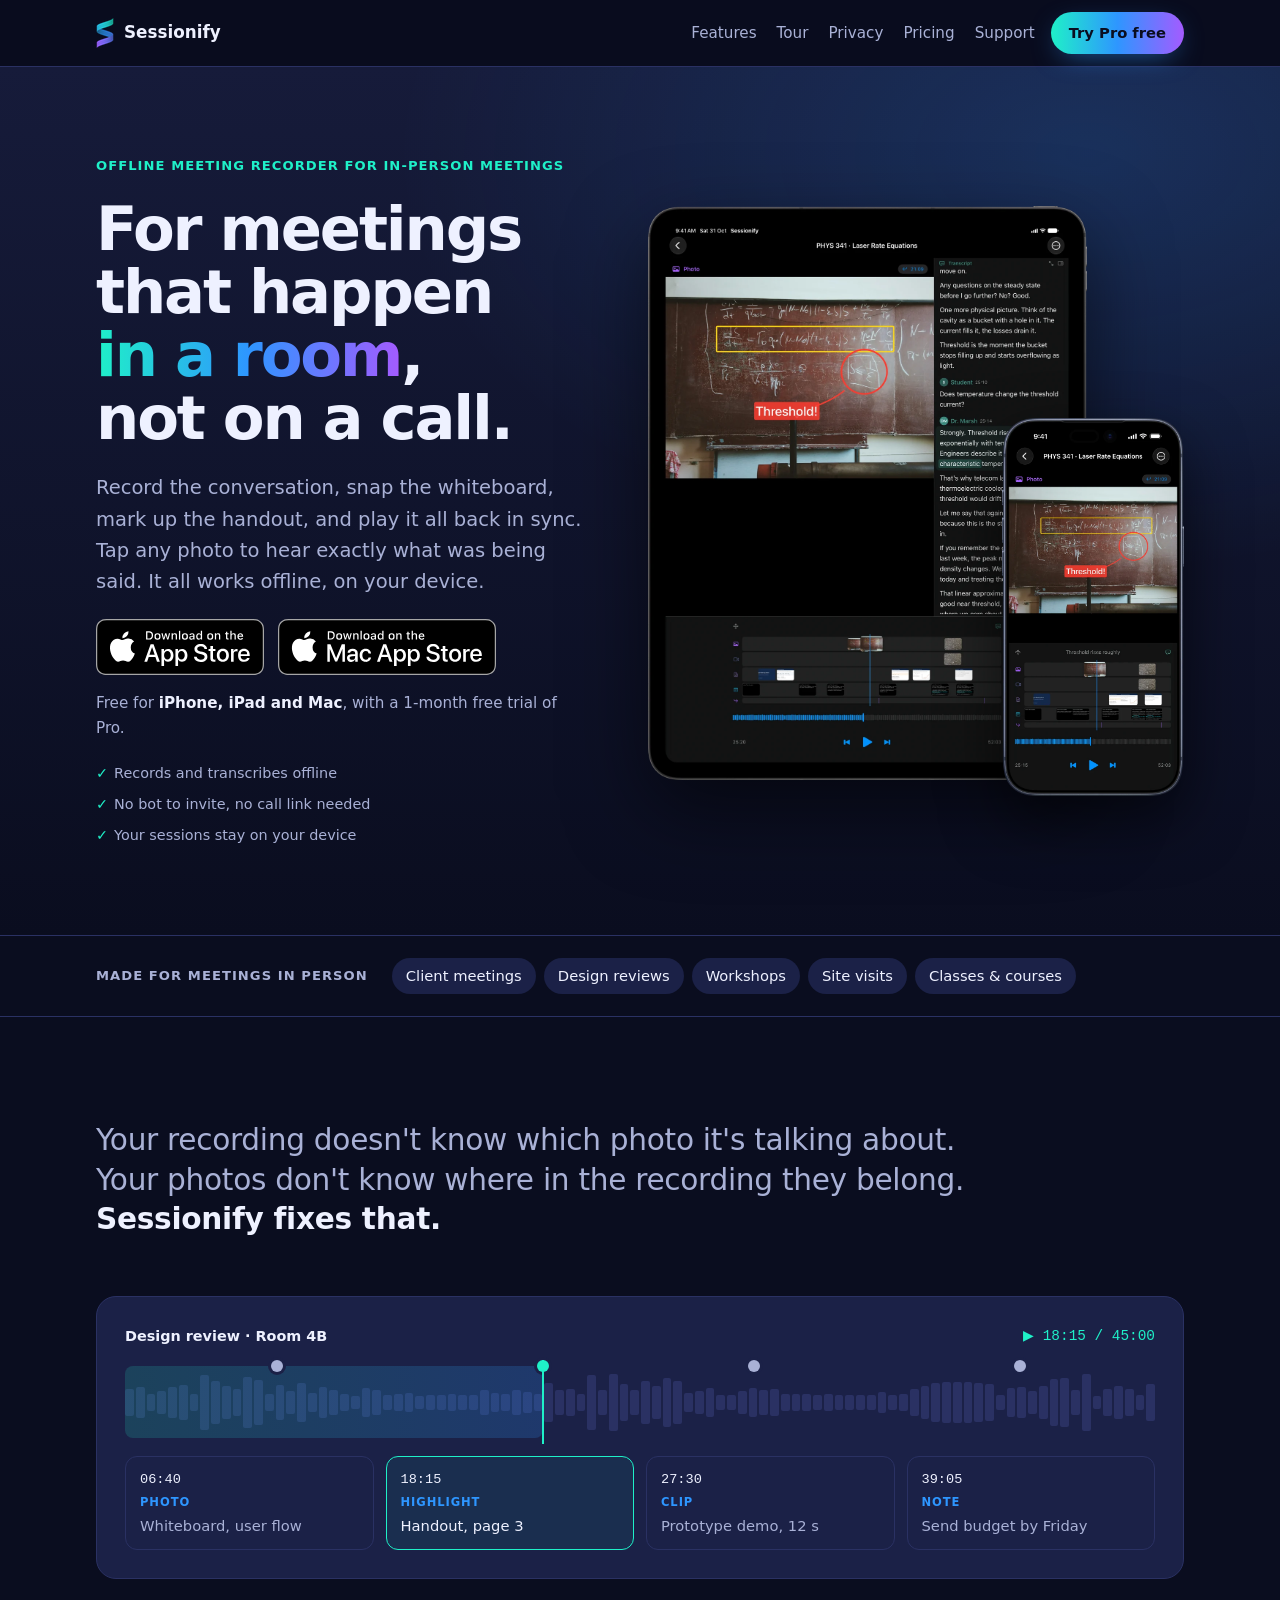
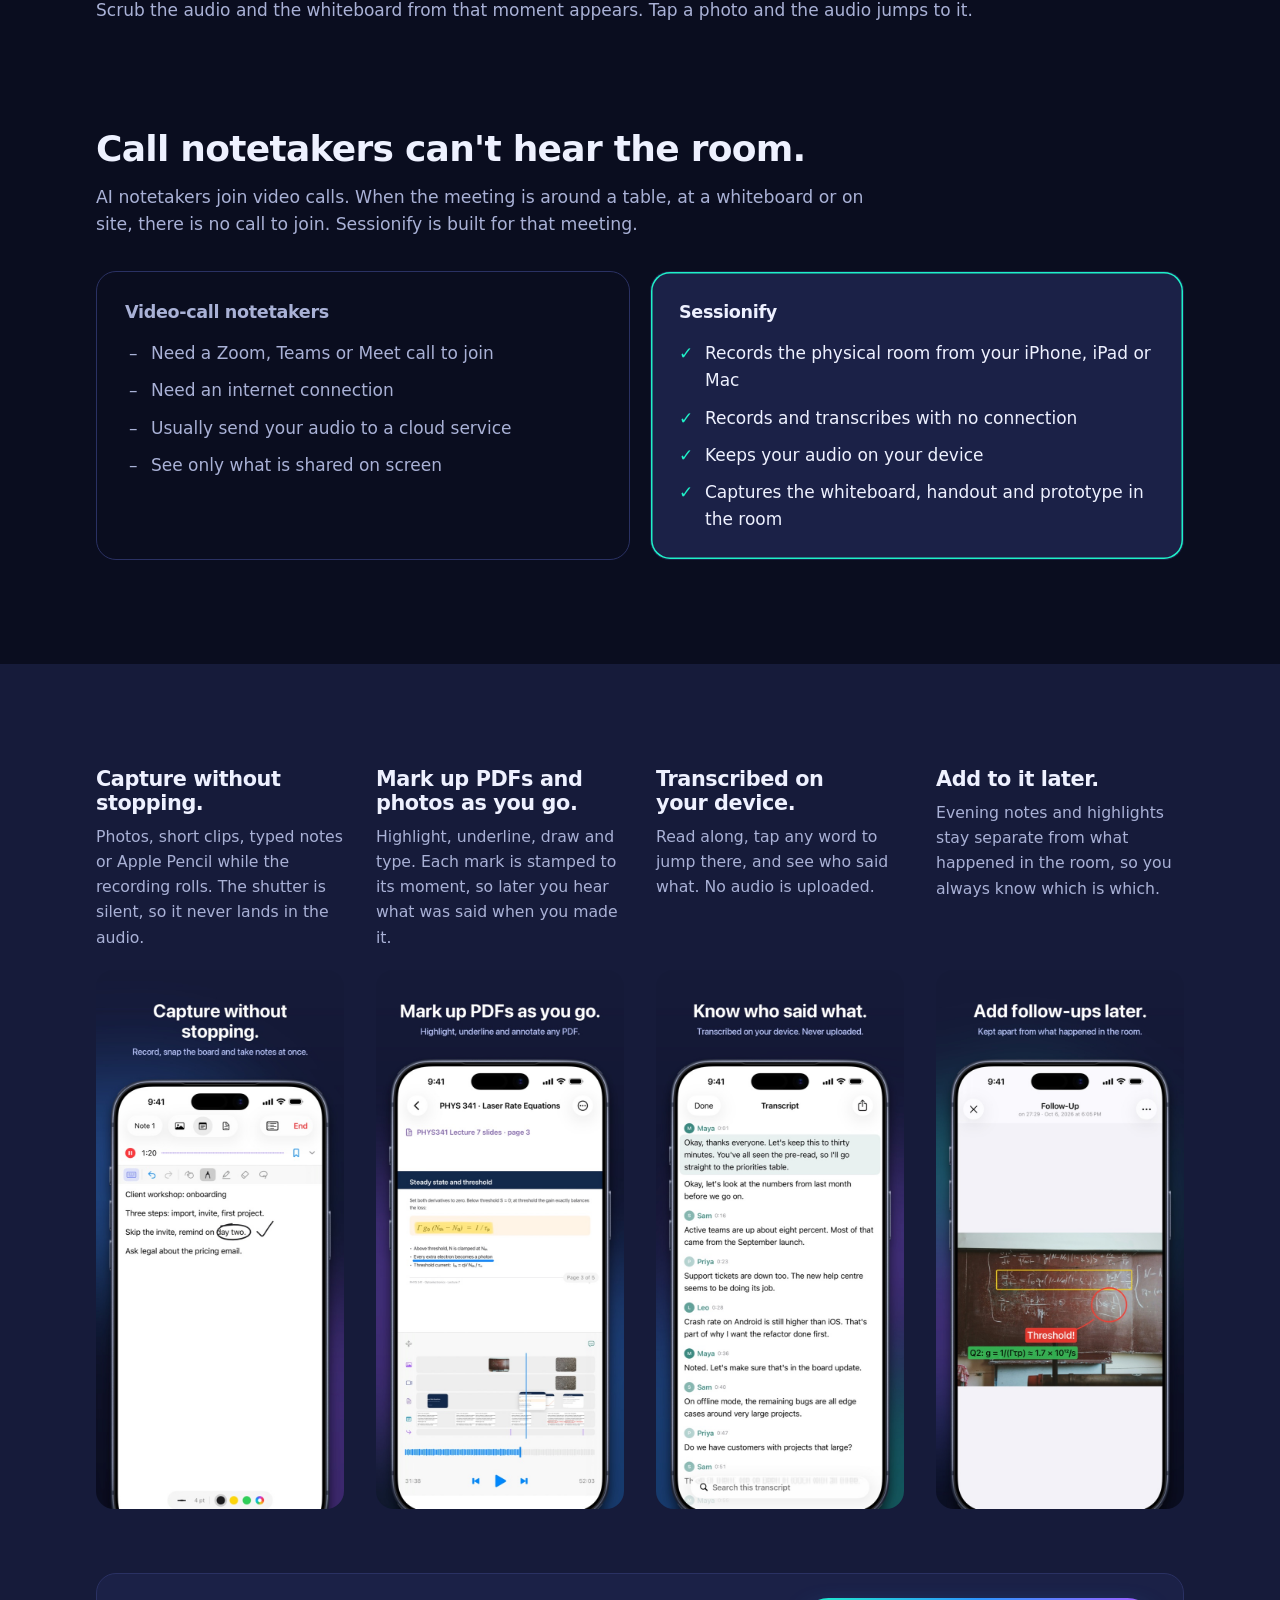
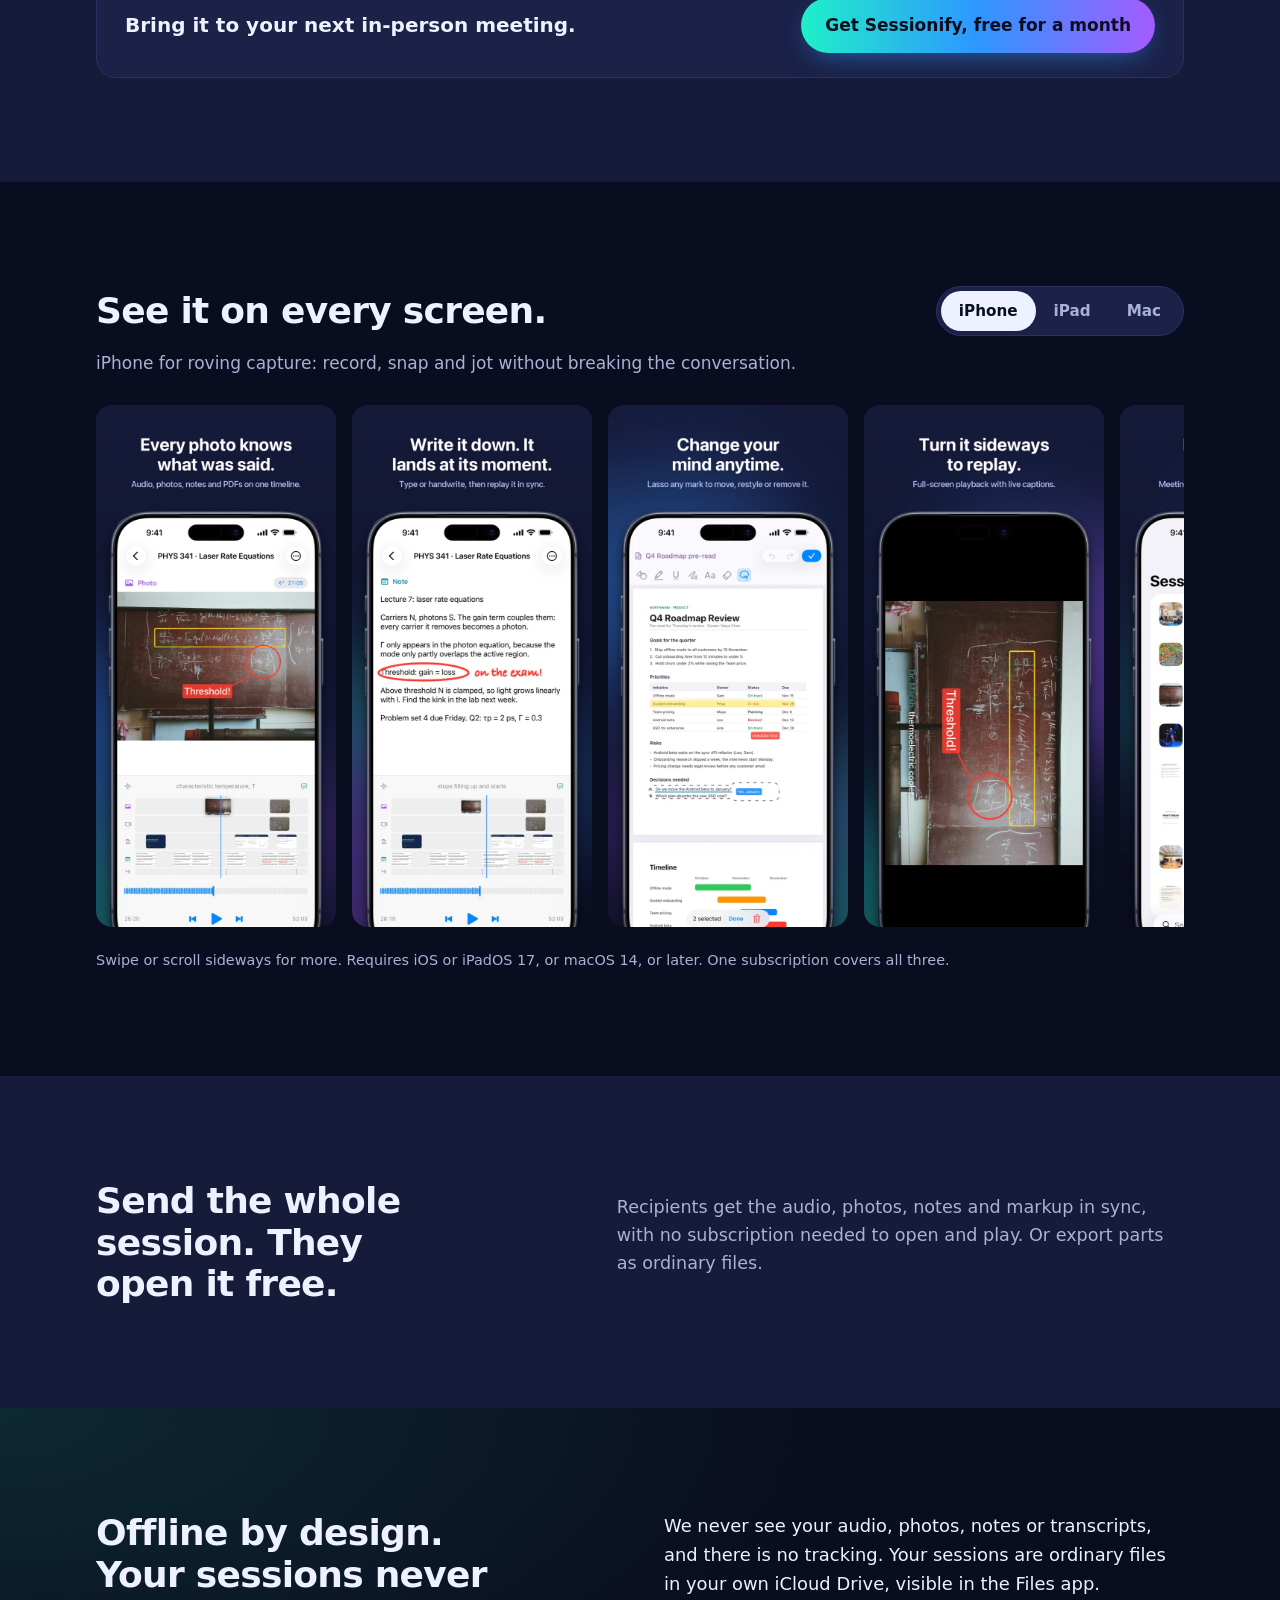
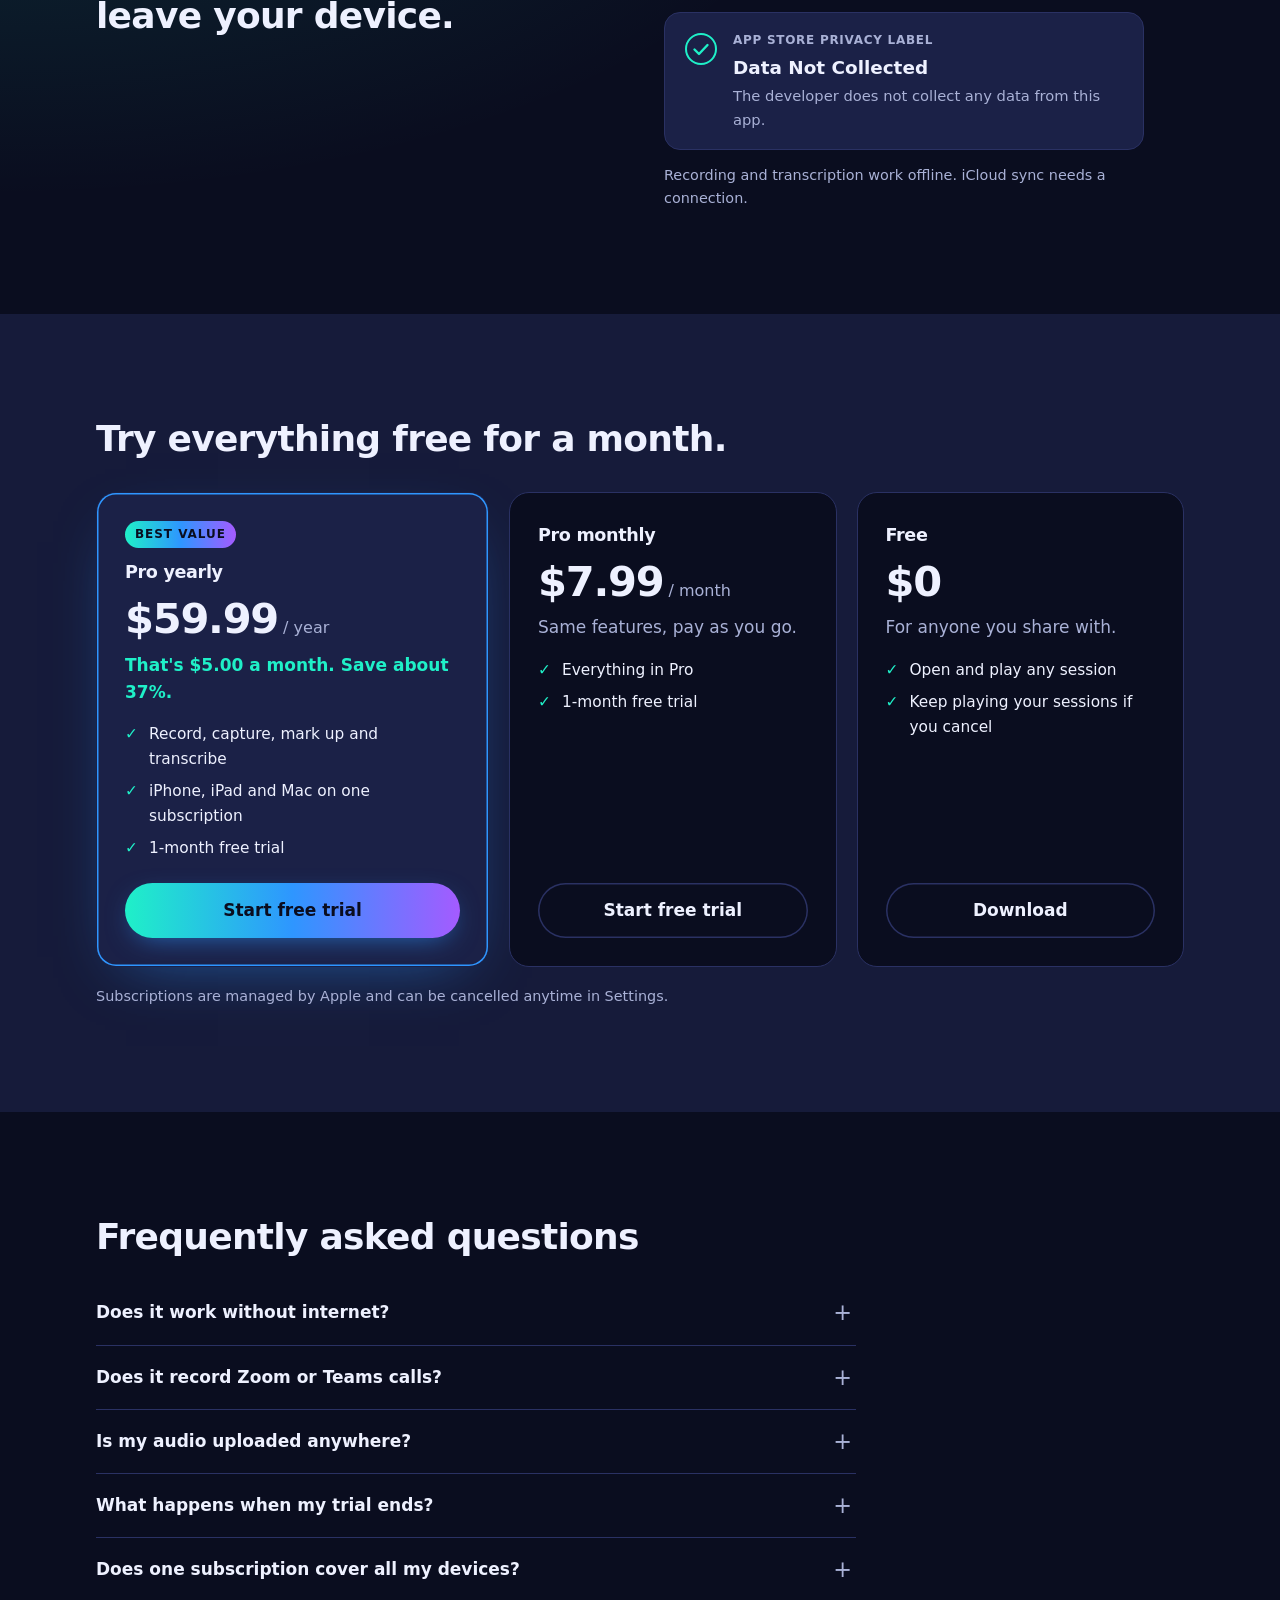
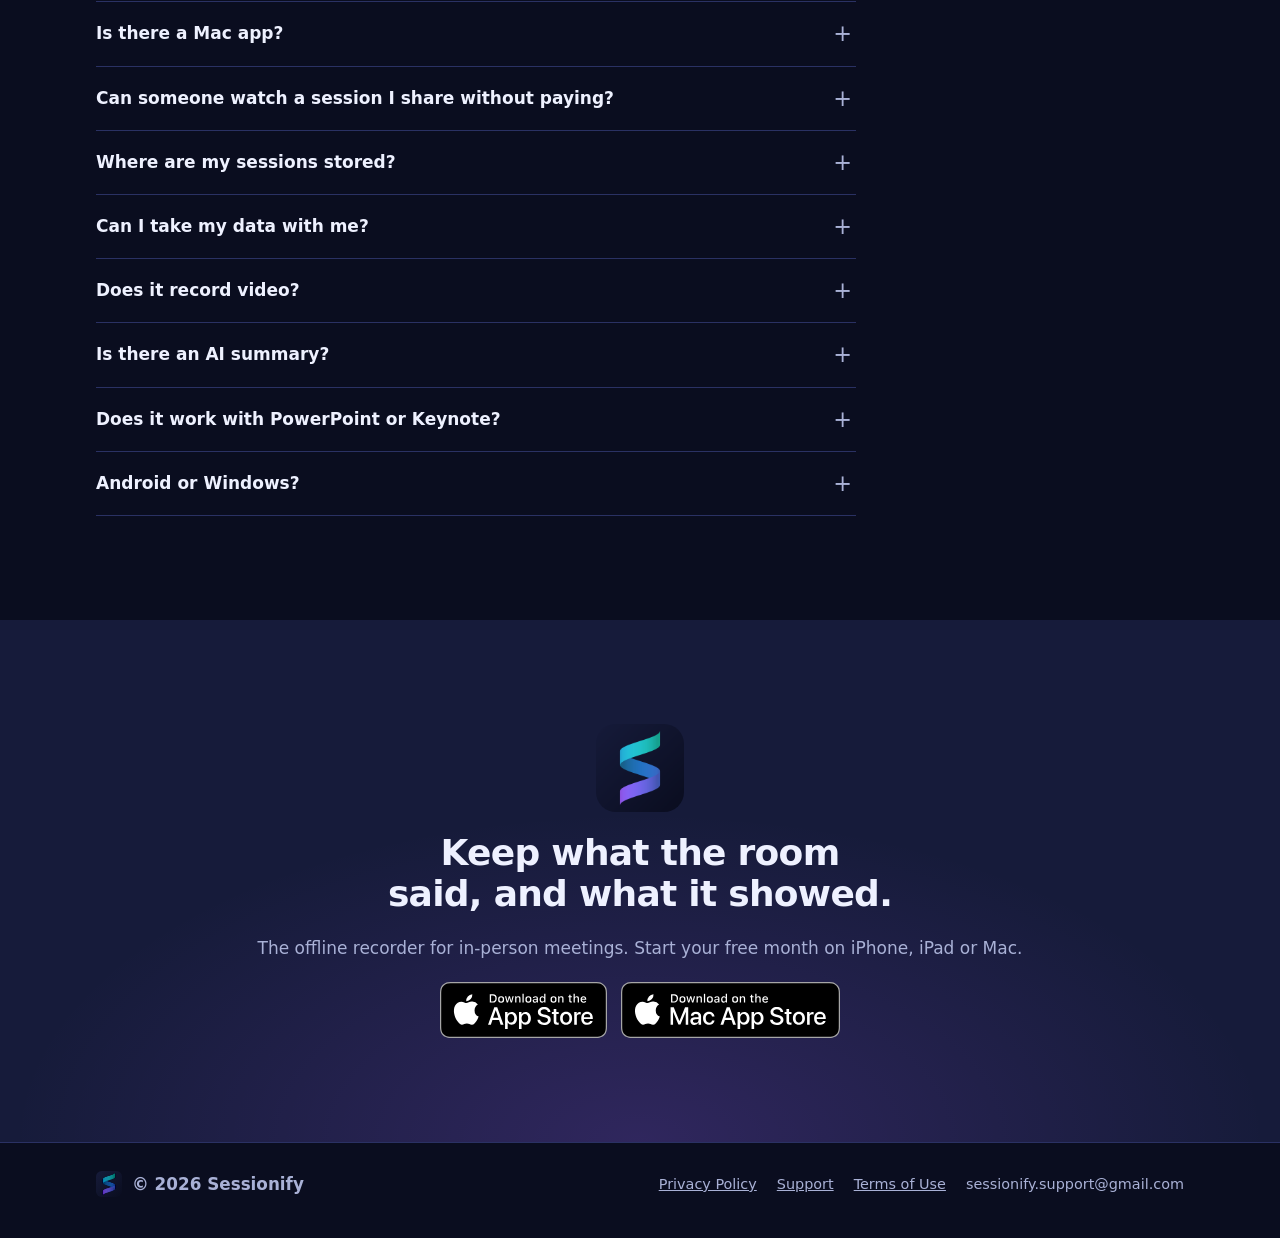
<file: index.html>
<!doctype html>
<html lang="en">
<head>
<meta charset="utf-8">
<meta name="viewport" content="width=device-width,initial-scale=1,viewport-fit=cover">
<title>Sessionify: Offline Meeting Recorder for In-Person Meetings</title>
<meta name="claude:viewport-fit-sides" content="cover">
<meta name="description" content="The offline meeting recorder for in-person meetings. Record the room, snap the whiteboard, mark up the handout, then play it all back in sync. Transcribed on your device. For iPhone, iPad and Mac.">
<meta name="theme-color" content="#0A0D1F">
<meta name="google-site-verification" content="lUp4Ydtj9cddYjF-H2kZ4PlPfELRkh_UxD_HtKYK5YQ">
<meta name="apple-itunes-app" content="app-id=6821321012">
<meta property="og:title" content="Sessionify: the offline recorder for in-person meetings">
<meta property="og:description" content="Record the room, snap the whiteboard, mark up the handout, then play it all back in sync. Works offline. Nothing leaves your device.">
<meta property="og:type" content="website">
<meta property="og:url" content="https://sessionify-app.github.io/landing/">
<meta property="og:site_name" content="Sessionify">
<meta property="og:image" content="https://sessionify-app.github.io/landing/assets/screenshots/web/mac-01-timeline.jpg">
<meta property="og:image:alt" content="Sessionify on Mac: a meeting's audio, photos and notes on one timeline">
<meta name="twitter:card" content="summary_large_image">
<link rel="canonical" href="https://sessionify-app.github.io/landing/">
<link rel="sitemap" type="application/xml" href="sitemap.xml">
<link rel="icon" href="assets/logo/sessionify-mark.svg" type="image/svg+xml">
<link rel="alternate icon" href="assets/logo/sessionify-mark.png" type="image/png">
<link rel="apple-touch-icon" href="assets/app-icon/icon-ios-1024.png">
<link rel="stylesheet" href="style.css?v=8">
<script type="application/ld+json">
{
 "@context": "https://schema.org",
 "@type": "SoftwareApplication",
 "name": "Sessionify",
 "url": "https://sessionify-app.github.io/landing/",
 "downloadUrl": "https://apps.apple.com/app/sessionify/id6821321012",
 "applicationCategory": "BusinessApplication",
 "applicationSubCategory": "Meeting recorder",
 "operatingSystem": "iOS 17, iPadOS 17, macOS 14",
 "description": "Offline recorder for in-person meetings. Record the room, snap the whiteboard, mark up the handout, then play audio, photos, notes and PDFs back in sync. Transcribed on your device.",
 "image": "https://sessionify-app.github.io/landing/assets/app-icon/icon-ios-1024.png",
 "screenshot": [
  "https://sessionify-app.github.io/landing/assets/screenshots/web/mac-01-timeline.jpg",
  "https://sessionify-app.github.io/landing/assets/screenshots/web/iphone-01-timeline.jpg",
  "https://sessionify-app.github.io/landing/assets/screenshots/web/ipad-02-meeting.jpg"
 ],
 "offers": [
  {
   "@type": "Offer",
   "name": "Sessionify Pro monthly",
   "price": "7.99",
   "priceCurrency": "USD",
   "url": "https://apps.apple.com/app/sessionify/id6821321012"
  },
  {
   "@type": "Offer",
   "name": "Sessionify Pro yearly",
   "price": "59.99",
   "priceCurrency": "USD",
   "url": "https://apps.apple.com/app/sessionify/id6821321012"
  },
  {
   "@type": "Offer",
   "name": "Free (open and play sessions)",
   "price": "0",
   "priceCurrency": "USD",
   "url": "https://apps.apple.com/app/sessionify/id6821321012"
  }
 ],
 "publisher": {
  "@type": "Organization",
  "name": "Sessionify",
  "email": "sessionify.support@gmail.com",
  "logo": "https://sessionify-app.github.io/landing/assets/logo/sessionify-mark.png"
 }
}
</script>
<script type="application/ld+json">
{
 "@context": "https://schema.org",
 "@type": "FAQPage",
 "mainEntity": [
  {
   "@type": "Question",
   "name": "Does it work without internet?",
   "acceptedAnswer": {
    "@type": "Answer",
    "text": "Yes. Recording and transcription need no connection, so it works in basements, on site and on planes. iCloud sync catches up when you are back online."
   }
  },
  {
   "@type": "Question",
   "name": "Does it record Zoom or Teams calls?",
   "acceptedAnswer": {
    "@type": "Answer",
    "text": "Sessionify is built for meetings in a physical room. It records what your device's microphone hears and doesn't join video calls."
   }
  },
  {
   "@type": "Question",
   "name": "Is my audio uploaded anywhere?",
   "acceptedAnswer": {
    "@type": "Answer",
    "text": "No. Recording, transcription and speaker identification run on your device. We never see your audio, photos, notes or transcripts."
   }
  },
  {
   "@type": "Question",
   "name": "What happens when my trial ends?",
   "acceptedAnswer": {
    "@type": "Answer",
    "text": "You can still open and play sessions. Recording, capturing and editing need Pro."
   }
  },
  {
   "@type": "Question",
   "name": "Does one subscription cover all my devices?",
   "acceptedAnswer": {
    "@type": "Answer",
    "text": "Yes. Pro unlocks Sessionify on your iPhone, iPad and Mac."
   }
  },
  {
   "@type": "Question",
   "name": "Is there a Mac app?",
   "acceptedAnswer": {
    "@type": "Answer",
    "text": "Yes. Sessionify for Mac (macOS 14 or later) is on the App Store, and your Pro subscription covers it."
   }
  },
  {
   "@type": "Question",
   "name": "Can someone watch a session I share without paying?",
   "acceptedAnswer": {
    "@type": "Answer",
    "text": "Yes. Opening and playing a session is free."
   }
  },
  {
   "@type": "Question",
   "name": "Where are my sessions stored?",
   "acceptedAnswer": {
    "@type": "Answer",
    "text": "As ordinary files in your own iCloud Drive, visible in the Files app and backed up with your device."
   }
  },
  {
   "@type": "Question",
   "name": "Can I take my data with me?",
   "acceptedAnswer": {
    "@type": "Answer",
    "text": "Yes. Audio, photos, clips and PDFs export as normal files."
   }
  },
  {
   "@type": "Question",
   "name": "Does it record video?",
   "acceptedAnswer": {
    "@type": "Answer",
    "text": "It records audio throughout. You add photos and short clips at the moments that matter."
   }
  },
  {
   "@type": "Question",
   "name": "Is there an AI summary?",
   "acceptedAnswer": {
    "@type": "Answer",
    "text": "Not built in. Sessionify gives you a full transcript made on your device, and nothing is sent to the cloud. If you want a summary and your device supports Apple Intelligence, it can write one from the transcript, also on device."
   }
  },
  {
   "@type": "Question",
   "name": "Does it work with PowerPoint or Keynote?",
   "acceptedAnswer": {
    "@type": "Answer",
    "text": "Not yet. PDFs, photos and notes are supported."
   }
  },
  {
   "@type": "Question",
   "name": "Android or Windows?",
   "acceptedAnswer": {
    "@type": "Answer",
    "text": "Not today."
   }
  }
 ]
}
</script>
</head>
<body>

<header class="top">
  <div class="wrap nav">
    <a class="brand" href="#top">
      <img src="assets/logo/sessionify-mark-32.png" srcset="assets/logo/sessionify-mark-64.png 2x, assets/logo/sessionify-mark-96.png 3x" alt="" width="18" height="32">
      <span>Sessionify</span>
    </a>
    <nav aria-label="Sections">
      <a href="#features">Features</a>
      <a href="#tour">Tour</a>
      <a href="#privacy">Privacy</a>
      <a href="#pricing">Pricing</a>
      <a href="support/">Support</a>
    </nav>
    <a class="btn btn-sm" href="https://apps.apple.com/app/sessionify/id6821321012" rel="noopener">Try Pro free</a>
  </div>
</header>

<main id="top">

  <section class="hero">
    <div class="wrap hero-grid">
      <div class="hero-copy">
        <h1 class="eyebrow">Offline meeting recorder for in-person meetings</h1>
        <p class="display">For meetings that happen <span class="grad">in a room</span>, not on a call.</p>
        <p class="lede">Record the conversation, snap the whiteboard, mark up the handout, and play it all back in sync. Tap any photo to hear exactly what was being said. It all works offline, on your device.</p>
        <div class="cta-row">
          <a class="badge badge-lg badge-ios" href="https://apps.apple.com/app/sessionify/id6821321012" rel="noopener"><img src="assets/badge/download-on-the-app-store.svg" alt="Download on the App Store" width="150" height="50"></a>
          <a class="badge badge-lg badge-mac" href="https://apps.apple.com/app/sessionify/id6821321012?platform=mac" rel="noopener"><img src="assets/badge/download-on-the-mac-app-store.svg" alt="Download on the Mac App Store" width="195" height="50"></a>
        </div>
        <p class="platforms">Free for <strong>iPhone, iPad and Mac</strong>, with a 1-month free trial of Pro.</p>
        <ul class="trust">
          <li>Records and transcribes offline</li>
          <li>No bot to invite, no call link needed</li>
          <li>Your sessions stay on your device</li>
        </ul>
      </div>
      <div class="hero-media">
        <img class="hero-pad" fetchpriority="high" src="assets/hero/web/ipad-hero-dark-web.webp" alt="Sessionify on iPad: a whiteboard photo, the live transcript and the session timeline in sync" width="1200" height="1567">
        <img class="hero-phone" src="assets/hero/web/iphone-hero-dark-web.webp" alt="Sessionify on iPhone at the same moment of the session" width="600" height="1243">
      </div>
    </div>
  </section>

  <section class="who" aria-label="Who it's for">
    <div class="wrap who-row">
      <span class="who-label">Made for meetings in person</span>
      <ul>
        <li>Client meetings</li>
        <li>Design reviews</li>
        <li>Workshops</li>
        <li>Site visits</li>
        <li>Classes &amp; courses</li>
      </ul>
    </div>
  </section>

  <section class="problem">
    <div class="wrap">
      <p class="problem-text">Your recording doesn't know which photo it's talking about. Your photos don't know where in the recording they belong. <strong>Sessionify fixes that.</strong></p>

      <div class="timeline" role="img" aria-label="Example 45-minute session timeline with a whiteboard photo at 6:40, a handout highlight at 18:15, a clip at 27:30 and a note at 39:05. The playhead sits at 18:15.">
        <div class="tl-head">
          <span class="tl-title">Design review · Room 4B</span>
          <span class="tl-now">▶ 18:15 / 45:00</span>
        </div>
        <div class="tl-track">
          <div class="tl-wave" id="wave"></div>
          <div class="tl-played" style="width:40.6%"></div>
          <span class="tl-mark" style="left:14.8%"></span>
          <span class="tl-mark on" style="left:40.6%"></span>
          <span class="tl-mark" style="left:61.1%"></span>
          <span class="tl-mark" style="left:86.9%"></span>
          <span class="tl-head-line" style="left:40.6%"></span>
        </div>
        <ol class="tl-events">
          <li><time>06:40</time><span>Photo</span>Whiteboard, user flow</li>
          <li class="on"><time>18:15</time><span>Highlight</span>Handout, page 3</li>
          <li><time>27:30</time><span>Clip</span>Prototype demo, 12 s</li>
          <li><time>39:05</time><span>Note</span>Send budget by Friday</li>
        </ol>
      </div>
      <p class="tl-caption">Scrub the audio and the whiteboard from that moment appears. Tap a photo and the audio jumps to it.</p>
    </div>
  </section>

  <section class="versus" aria-labelledby="versus-h">
    <div class="wrap">
      <h2 id="versus-h">Call notetakers can't hear the room.</h2>
      <p class="versus-sub">AI notetakers join video calls. When the meeting is around a table, at a whiteboard or on site, there is no call to join. Sessionify is built for that meeting.</p>
      <div class="versus-grid">
        <div class="vs-col">
          <h3>Video-call notetakers</h3>
          <ul>
            <li>Need a Zoom, Teams or Meet call to join</li>
            <li>Need an internet connection</li>
            <li>Usually send your audio to a cloud service</li>
            <li>See only what is shared on screen</li>
          </ul>
        </div>
        <div class="vs-col us">
          <h3>Sessionify</h3>
          <ul>
            <li>Records the physical room from your iPhone, iPad or Mac</li>
            <li>Records and transcribes with no connection</li>
            <li>Keeps your audio on your device</li>
            <li>Captures the whiteboard, handout and prototype in the room</li>
          </ul>
        </div>
      </div>
    </div>
  </section>

  <section id="features" class="features">
    <div class="wrap">
      <div class="feature-grid">
        <article class="feature">
          <div class="feature-text">
            <h2>Capture without stopping.</h2>
            <p>Photos, short clips, typed notes or Apple Pencil while the recording rolls. The shutter is silent, so it never lands in the audio.</p>
          </div>
          <img src="assets/screenshots/web/iphone-04-recording.jpg" alt="Recording on iPhone with capture tools" width="644" height="1400" loading="lazy">
        </article>
        <article class="feature">
          <div class="feature-text">
            <h2>Mark up PDFs and photos as you go.</h2>
            <p>Highlight, underline, draw and type. Each mark is stamped to its moment, so later you hear what was said when you made it.</p>
          </div>
          <img src="assets/screenshots/web/iphone-05-pdfs.jpg" alt="Marking up a PDF handout on iPhone" width="644" height="1400" loading="lazy">
        </article>
        <article class="feature">
          <div class="feature-text">
            <h2>Transcribed on your device.</h2>
            <p>Read along, tap any word to jump there, and see who said what. No audio is uploaded.</p>
          </div>
          <img src="assets/screenshots/web/iphone-02-transcript.jpg" alt="On-device transcript with speakers on iPhone" width="644" height="1400" loading="lazy">
        </article>
        <article class="feature">
          <div class="feature-text">
            <h2>Add to it later.</h2>
            <p>Evening notes and highlights stay separate from what happened in the room, so you always know which is which.</p>
          </div>
          <img src="assets/screenshots/web/iphone-07-followup.jpg" alt="Follow-up notes added after a session on iPhone" width="644" height="1400" loading="lazy">
        </article>
      </div>
      <div class="inline-cta">
        <p>Bring it to your next in-person meeting.</p>
        <a class="btn" href="https://apps.apple.com/app/sessionify/id6821321012" rel="noopener">Get Sessionify, free for a month</a>
      </div>
    </div>
  </section>

  <section id="tour" class="tour">
    <div class="wrap">
      <div class="tour-head">
        <h2>See it on every screen.</h2>
        <div class="tabs" role="tablist" aria-label="Device">
          <button type="button" role="tab" id="tab-iphone" aria-controls="panel-iphone" aria-selected="true">iPhone</button>
          <button type="button" role="tab" id="tab-ipad" aria-controls="panel-ipad" aria-selected="false">iPad</button>
          <button type="button" role="tab" id="tab-mac" aria-controls="panel-mac" aria-selected="false">Mac</button>
        </div>
      </div>
      <p class="tour-sub" id="tour-sub">iPhone for roving capture: record, snap and jot without breaking the conversation.</p>

      <div class="strip strip-phone" role="tabpanel" id="panel-iphone" aria-labelledby="tab-iphone" tabindex="0">
        <img src="assets/screenshots/web/iphone-01-timeline.jpg" alt="Session timeline on iPhone" width="644" height="1400" loading="lazy">
        <img src="assets/screenshots/web/iphone-03-notes.jpg" alt="Notes in a session on iPhone" width="644" height="1400" loading="lazy">
        <img src="assets/screenshots/web/iphone-06-editing.jpg" alt="Editing a session on iPhone" width="644" height="1400" loading="lazy">
        <img src="assets/screenshots/web/iphone-08-theatre.jpg" alt="Theatre playback on iPhone" width="644" height="1400" loading="lazy">
        <img src="assets/screenshots/web/iphone-09-library.jpg" alt="Session library on iPhone" width="644" height="1400" loading="lazy">
      </div>
      <div class="strip strip-pad" role="tabpanel" id="panel-ipad" aria-labelledby="tab-ipad" tabindex="0" hidden>
        <img src="assets/screenshots/web/ipad-01-timeline.jpg" alt="Session timeline on iPad" width="1200" height="1600" loading="lazy">
        <img src="assets/screenshots/web/ipad-02-meeting.jpg" alt="A meeting session on iPad" width="1200" height="1600" loading="lazy">
        <img src="assets/screenshots/web/ipad-03-editing.jpg" alt="Apple Pencil markup on iPad" width="1200" height="1600" loading="lazy">
        <img src="assets/screenshots/web/ipad-04-notes.jpg" alt="Notes on iPad" width="1200" height="1600" loading="lazy">
        <img src="assets/screenshots/web/ipad-05-library.jpg" alt="Session library on iPad" width="1200" height="1600" loading="lazy">
        <img src="assets/screenshots/web/ipad-06-recording.jpg" alt="Recording on iPad" width="1200" height="1600" loading="lazy">
        <img src="assets/screenshots/web/ipad-07-followup.jpg" alt="Follow-up notes on iPad" width="1200" height="1600" loading="lazy">
      </div>
      <div class="strip strip-mac" role="tabpanel" id="panel-mac" aria-labelledby="tab-mac" tabindex="0" hidden>
        <div class="soon-card"><img src="assets/app-icon/icon-mac-512.png" alt="Sessionify app icon for Mac" width="88" height="88" loading="lazy"><strong>Sessionify for Mac</strong><span>Now on the App Store. Review every session on a wide timeline, included in your Pro subscription.</span></div>
        <img class="mac-window" src="assets/hero/web/mac-hero-dark-web.webp" alt="Sessionify for Mac: whiteboard photo and session timeline in one window" width="1600" height="1046" loading="lazy">
        <img src="assets/screenshots/web/mac-02-pdfs.jpg" alt="PDFs on Mac" width="1600" height="1000" loading="lazy">
        <img src="assets/screenshots/web/mac-03-markup.jpg" alt="Markup on Mac" width="1600" height="1000" loading="lazy">
        <img src="assets/screenshots/web/mac-04-theatre.jpg" alt="Theatre playback on Mac" width="1600" height="1000" loading="lazy">
        <img src="assets/screenshots/web/mac-05-notes.jpg" alt="Notes on Mac" width="1600" height="1000" loading="lazy">
        <img src="assets/screenshots/web/mac-06-transcript.jpg" alt="Transcript on Mac" width="1600" height="1000" loading="lazy">
      </div>
      <p class="fine strip-hint">Swipe or scroll sideways for more. Requires iOS or iPadOS 17, or macOS 14, or later. One subscription covers all three.</p>
    </div>
  </section>

  <section class="share">
    <div class="wrap share-grid">
      <h2>Send the whole session. They open it free.</h2>
      <p>Recipients get the audio, photos, notes and markup in sync, with no subscription needed to open and play. Or export parts as ordinary files.</p>
    </div>
  </section>

  <section id="privacy" class="privacy">
    <div class="wrap privacy-grid">
      <h2>Offline by design. Your sessions never leave your device.</h2>
      <div>
        <p>We never see your audio, photos, notes or transcripts, and there is no tracking. Your sessions are ordinary files in your own iCloud Drive, visible in the Files app.</p>
        <div class="privacy-label">
          <svg viewBox="0 0 32 32" width="32" height="32" aria-hidden="true"><circle cx="16" cy="16" r="15" fill="none" stroke="currentColor" stroke-width="2"/><path d="M9.5 16.5l4.5 4.5 8.5-9" fill="none" stroke="currentColor" stroke-width="2.4" stroke-linecap="round" stroke-linejoin="round"/></svg>
          <div>
            <p class="pl-kicker">App Store privacy label</p>
            <p class="pl-title">Data Not Collected</p>
            <p class="pl-body">The developer does not collect any data from this app.</p>
          </div>
        </div>
        <p class="fine">Recording and transcription work offline. iCloud sync needs a connection.</p>
      </div>
    </div>
  </section>

  <section id="pricing" class="pricing">
    <div class="wrap">
      <h2>Try everything free for a month.</h2>
      <div class="price-grid">
        <div class="plan pro">
          <p class="plan-tag">Best value</p>
          <h3>Pro yearly</h3>
          <p class="price">$59.99<small> / year</small></p>
          <p class="alt">That's $5.00 a month. Save about 37%.</p>
          <ul>
            <li>Record, capture, mark up and transcribe</li>
            <li>iPhone, iPad and Mac on one subscription</li>
            <li>1-month free trial</li>
          </ul>
          <a class="btn" href="https://apps.apple.com/app/sessionify/id6821321012" rel="noopener">Start free trial</a>
        </div>
        <div class="plan">
          <h3>Pro monthly</h3>
          <p class="price">$7.99<small> / month</small></p>
          <p class="alt muted-alt">Same features, pay as you go.</p>
          <ul>
            <li>Everything in Pro</li>
            <li>1-month free trial</li>
          </ul>
          <a class="btn btn-ghost" href="https://apps.apple.com/app/sessionify/id6821321012" rel="noopener">Start free trial</a>
        </div>
        <div class="plan">
          <h3>Free</h3>
          <p class="price">$0</p>
          <p class="alt muted-alt">For anyone you share with.</p>
          <ul>
            <li>Open and play any session</li>
            <li>Keep playing your sessions if you cancel</li>
          </ul>
          <a class="btn btn-ghost" href="https://apps.apple.com/app/sessionify/id6821321012" rel="noopener">Download</a>
        </div>
      </div>
      <p class="fine price-note">Subscriptions are managed by Apple and can be cancelled anytime in Settings.</p>
    </div>
  </section>

  <section id="faq" class="faq">
    <div class="wrap">
      <h2>Frequently asked questions</h2>
      <div class="faq-list">
        <details><summary>Does it work without internet?</summary><p>Yes. Recording and transcription need no connection, so it works in basements, on site and on planes. iCloud sync catches up when you are back online.</p></details>
        <details><summary>Does it record Zoom or Teams calls?</summary><p>Sessionify is built for meetings in a physical room. It records what your device's microphone hears and doesn't join video calls.</p></details>
        <details><summary>Is my audio uploaded anywhere?</summary><p>No. Recording, transcription and speaker identification run on your device. We never see your audio, photos, notes or transcripts.</p></details>
        <details><summary>What happens when my trial ends?</summary><p>You can still open and play sessions. Recording, capturing and editing need Pro.</p></details>
        <details><summary>Does one subscription cover all my devices?</summary><p>Yes. Pro unlocks Sessionify on your iPhone, iPad and Mac.</p></details>
        <details><summary>Is there a Mac app?</summary><p>Yes. Sessionify for Mac (macOS 14 or later) is on the App Store, and your Pro subscription covers it.</p></details>
        <details><summary>Can someone watch a session I share without paying?</summary><p>Yes. Opening and playing a session is free.</p></details>
        <details><summary>Where are my sessions stored?</summary><p>As ordinary files in your own iCloud Drive, visible in the Files app and backed up with your device.</p></details>
        <details><summary>Can I take my data with me?</summary><p>Yes. Audio, photos, clips and PDFs export as normal files.</p></details>
        <details><summary>Does it record video?</summary><p>It records audio throughout. You add photos and short clips at the moments that matter.</p></details>
        <details><summary>Is there an AI summary?</summary><p>Not built in. Sessionify gives you a full transcript made on your device, and nothing is sent to the cloud. If you want a summary and your device supports Apple Intelligence, it can write one from the transcript, also on device.</p></details>
        <details><summary>Does it work with PowerPoint or Keynote?</summary><p>Not yet. PDFs, photos and notes are supported.</p></details>
        <details><summary>Android or Windows?</summary><p>Not today.</p></details>
      </div>
    </div>
  </section>

  <section class="final">
    <div class="wrap final-inner">
      <div class="icons">
        <img src="assets/app-icon/icon-ios-1024.png" alt="Sessionify app icon" width="96" height="96" loading="lazy">
      </div>
      <h2>Keep what the room said, and what it showed.</h2>
      <p class="final-sub">The offline recorder for in-person meetings. Start your free month on iPhone, iPad or Mac.</p>
      <div class="cta-row center">
        <a class="badge badge-lg badge-ios" href="https://apps.apple.com/app/sessionify/id6821321012" rel="noopener"><img src="assets/badge/download-on-the-app-store.svg" alt="Download on the App Store" width="150" height="50"></a>
          <a class="badge badge-lg badge-mac" href="https://apps.apple.com/app/sessionify/id6821321012?platform=mac" rel="noopener"><img src="assets/badge/download-on-the-mac-app-store.svg" alt="Download on the Mac App Store" width="195" height="50"></a>
      </div>
    </div>
  </section>

</main>

<footer class="foot">
  <div class="wrap foot-row">
    <a class="brand" href="#top">
      <img src="assets/logo/sessionify-icon.svg" alt="" width="26" height="26">
      <span>© 2026 Sessionify</span>
    </a>
    <nav aria-label="Footer">
      <a href="privacy.html">Privacy Policy</a>
      <a href="support/">Support</a>
      <a href="https://www.apple.com/legal/internet-services/itunes/dev/stdeula/">Terms of Use</a>
      <span class="mail">sessionify.support@gmail.com</span>
    </nav>
  </div>
</footer>

<div class="dock">
  <img src="assets/app-icon/icon-ios-1024.png" alt="" width="40" height="40">
  <div class="dock-text"><strong>Sessionify</strong><span>For iPhone, iPad &amp; Mac</span></div>
  <a class="btn btn-sm" href="https://apps.apple.com/app/sessionify/id6821321012" rel="noopener">App Store</a>
</div>

<script>
(function () {
  var w = document.getElementById('wave');
  if (w) {
    var n = 96, s = 7, html = '';
    for (var i = 0; i < n; i++) {
      s = (s * 9301 + 49297) % 233280;
      var h = 18 + Math.round((s / 233280) * 70 * (0.55 + 0.45 * Math.sin(i / 6)));
      html += '<i style="height:' + Math.max(10, h) + '%"></i>';
    }
    w.innerHTML = html;
  }
  // Show the App Store badge on iPhone/iPad, the Mac App Store badge on a Mac,
  // and both anywhere else. iPadOS Safari reports itself as a Mac, so a Mac
  // with a touchscreen is treated as an iPad.
  var ua = navigator.userAgent;
  var isIOS = /iPhone|iPad|iPod/.test(ua) || (/Macintosh/.test(ua) && navigator.maxTouchPoints > 1);
  var isMac = /Macintosh/.test(ua) && !isIOS;
  var isIPad = isIOS && !/iPhone|iPod/.test(ua);
  if (isIOS) document.querySelectorAll('.badge-mac').forEach(function (el) { el.hidden = true; });
  if (isMac) {
    document.querySelectorAll('.badge-ios').forEach(function (el) { el.hidden = true; });
    document.querySelectorAll('a[href^="https://apps.apple.com/app/sessionify/id6821321012"]').forEach(function (el) {
      if (el.href.indexOf('platform=mac') < 0) el.href += (el.href.indexOf('?') < 0 ? '?' : '&') + 'platform=mac';
    });
  }
  var hero = document.querySelector('.hero');
  if (hero && 'IntersectionObserver' in window) {
    new IntersectionObserver(function (e) {
      document.body.classList.toggle('hero-in-view', e[0].isIntersecting);
    }).observe(hero);
  }
  var subs = {
    iphone: 'iPhone for roving capture: record, snap and jot without breaking the conversation.',
    ipad: 'iPad for Apple Pencil markup: write on handouts and photos, each mark tied to its moment.',
    mac: 'Mac for review: a wide timeline with PDFs, markup, notes and transcript side by side.'
  };
  var tabs = document.querySelectorAll('.tabs [role="tab"]');
  function select(tab) {
    tabs.forEach(function (t) {
      var on = t === tab;
      t.setAttribute('aria-selected', on ? 'true' : 'false');
      t.tabIndex = on ? 0 : -1;
      document.getElementById(t.getAttribute('aria-controls')).hidden = !on;
    });
    document.getElementById('tour-sub').textContent = subs[tab.id.replace('tab-', '')];
  }
  tabs.forEach(function (t, i) {
    t.addEventListener('click', function () { select(t); });
    t.addEventListener('keydown', function (e) {
      if (e.key !== 'ArrowRight' && e.key !== 'ArrowLeft') return;
      var next = tabs[(i + (e.key === 'ArrowRight' ? 1 : tabs.length - 1)) % tabs.length];
      select(next); next.focus();
    });
  });
  var mine = isIPad ? 'ipad' : isIOS ? 'iphone' : isMac ? 'mac' : null;
  if (mine) select(document.getElementById('tab-' + mine));
})();
</script>
</body>
</html>
</file>
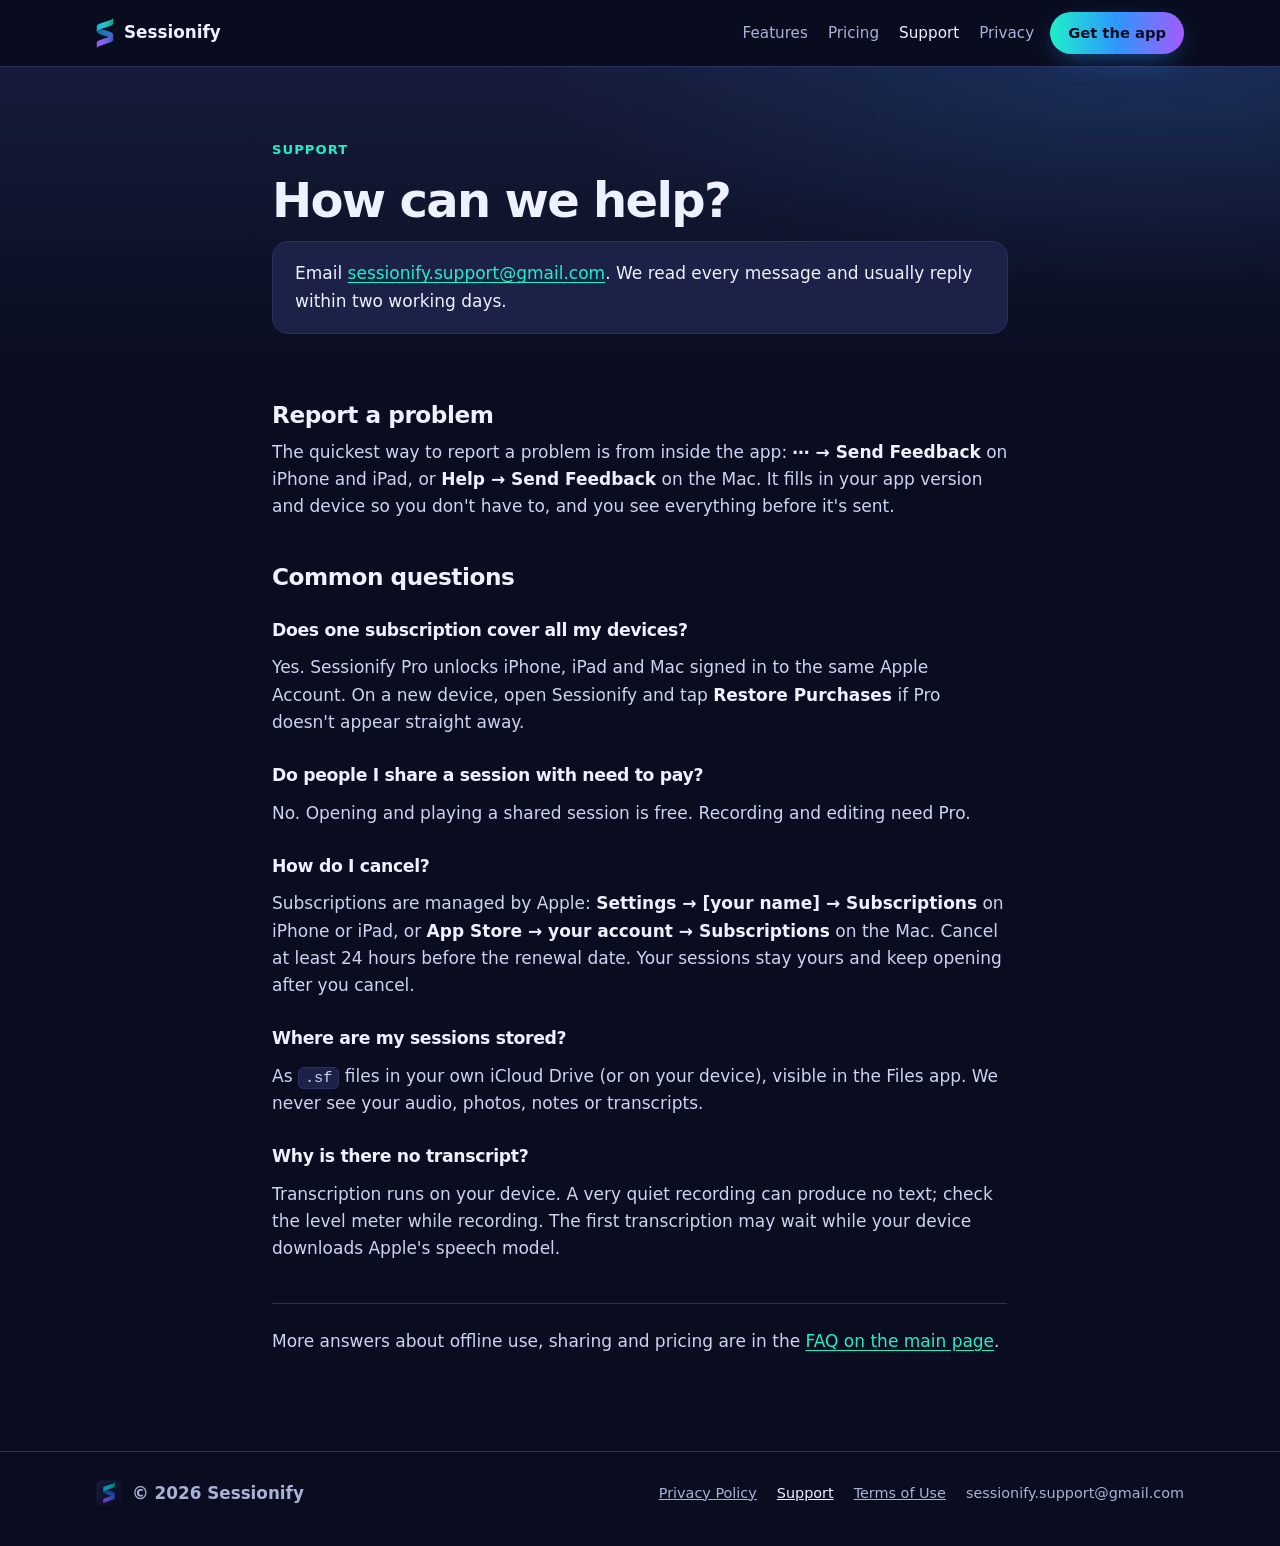
<file: support/index.html>
<!doctype html>
<html lang="en">
<head>
<meta charset="utf-8">
<meta name="viewport" content="width=device-width,initial-scale=1,viewport-fit=cover">
<title>Sessionify Support</title>
<meta name="description" content="Get help with Sessionify, the offline recorder for in-person meetings: contact, subscriptions, sharing and storage.">
<meta name="theme-color" content="#0A0D1F">
<link rel="canonical" href="https://sessionify-app.github.io/landing/support/">
<meta property="og:type" content="website">
<meta property="og:url" content="https://sessionify-app.github.io/landing/support/">
<meta property="og:site_name" content="Sessionify">
<meta property="og:title" content="Sessionify Support">
<meta property="og:description" content="Get help with Sessionify: contact, subscriptions, sharing and storage.">
<meta property="og:image" content="https://sessionify-app.github.io/landing/assets/screenshots/web/mac-01-timeline.jpg">
<meta name="twitter:card" content="summary_large_image">
<meta name="apple-itunes-app" content="app-id=6821321012">
<link rel="icon" href="../assets/logo/sessionify-mark.svg" type="image/svg+xml">
<link rel="alternate icon" href="../assets/logo/sessionify-mark.png" type="image/png">
<link rel="apple-touch-icon" href="../assets/app-icon/icon-ios-1024.png">
<link rel="stylesheet" href="../style.css?v=8">
</head>
<body>

<header class="top">
  <div class="wrap nav">
    <a class="brand" href="../">
      <img src="../assets/logo/sessionify-mark-32.png" srcset="../assets/logo/sessionify-mark-64.png 2x, ../assets/logo/sessionify-mark-96.png 3x" alt="" width="18" height="32">
      <span>Sessionify</span>
    </a>
    <nav aria-label="Site">
      <a href="../#features">Features</a>
      <a href="../#pricing">Pricing</a>
      <a href="./" aria-current="page">Support</a>
      <a href="../privacy.html">Privacy</a>
    </nav>
    <a class="btn btn-sm" href="https://apps.apple.com/app/sessionify/id6821321012" rel="noopener">Get the app</a>
  </div>
</header>

<main>
  <section class="page-hero">
    <div class="wrap doc-wrap">
      <p class="eyebrow">Support</p>
      <h1>How can we help?</h1>
      <div class="card contact">
        <p>Email <a href="mailto:sessionify.support@gmail.com">sessionify.support@gmail.com</a>. We read every message and usually reply within two working days.</p>
      </div>
    </div>
  </section>

  <section class="doc-section">
    <div class="wrap doc-wrap doc">
      <h2>Report a problem</h2>
      <p>The quickest way to report a problem is from inside the app: <strong>⋯ → Send Feedback</strong> on iPhone and iPad, or <strong>Help → Send Feedback</strong> on the Mac. It fills in your app version and device so you don't have to, and you see everything before it's sent.</p>

      <h2>Common questions</h2>
      <h3>Does one subscription cover all my devices?</h3>
      <p>Yes. Sessionify Pro unlocks iPhone, iPad and Mac signed in to the same Apple Account. On a new device, open Sessionify and tap <strong>Restore Purchases</strong> if Pro doesn't appear straight away.</p>
      <h3>Do people I share a session with need to pay?</h3>
      <p>No. Opening and playing a shared session is free. Recording and editing need Pro.</p>
      <h3>How do I cancel?</h3>
      <p>Subscriptions are managed by Apple: <strong>Settings → [your name] → Subscriptions</strong> on iPhone or iPad, or <strong>App Store → your account → Subscriptions</strong> on the Mac. Cancel at least 24 hours before the renewal date. Your sessions stay yours and keep opening after you cancel.</p>
      <h3>Where are my sessions stored?</h3>
      <p>As <code>.sf</code> files in your own iCloud Drive (or on your device), visible in the Files app. We never see your audio, photos, notes or transcripts.</p>
      <h3>Why is there no transcript?</h3>
      <p>Transcription runs on your device. A very quiet recording can produce no text; check the level meter while recording. The first transcription may wait while your device downloads Apple's speech model.</p>

      <p class="doc-more">More answers about offline use, sharing and pricing are in the <a href="../#faq">FAQ on the main page</a>.</p>
    </div>
  </section>
</main>

<footer class="foot">
  <div class="wrap foot-row">
    <a class="brand" href="../">
      <img src="../assets/logo/sessionify-icon.svg" alt="" width="26" height="26">
      <span>© 2026 Sessionify</span>
    </a>
    <nav aria-label="Footer">
      <a href="../privacy.html">Privacy Policy</a>
      <a href="./" aria-current="page">Support</a>
      <a href="https://www.apple.com/legal/internet-services/itunes/dev/stdeula/">Terms of Use</a>
      <span class="mail">sessionify.support@gmail.com</span>
    </nav>
  </div>
</footer>

</body>
</html>
</file>
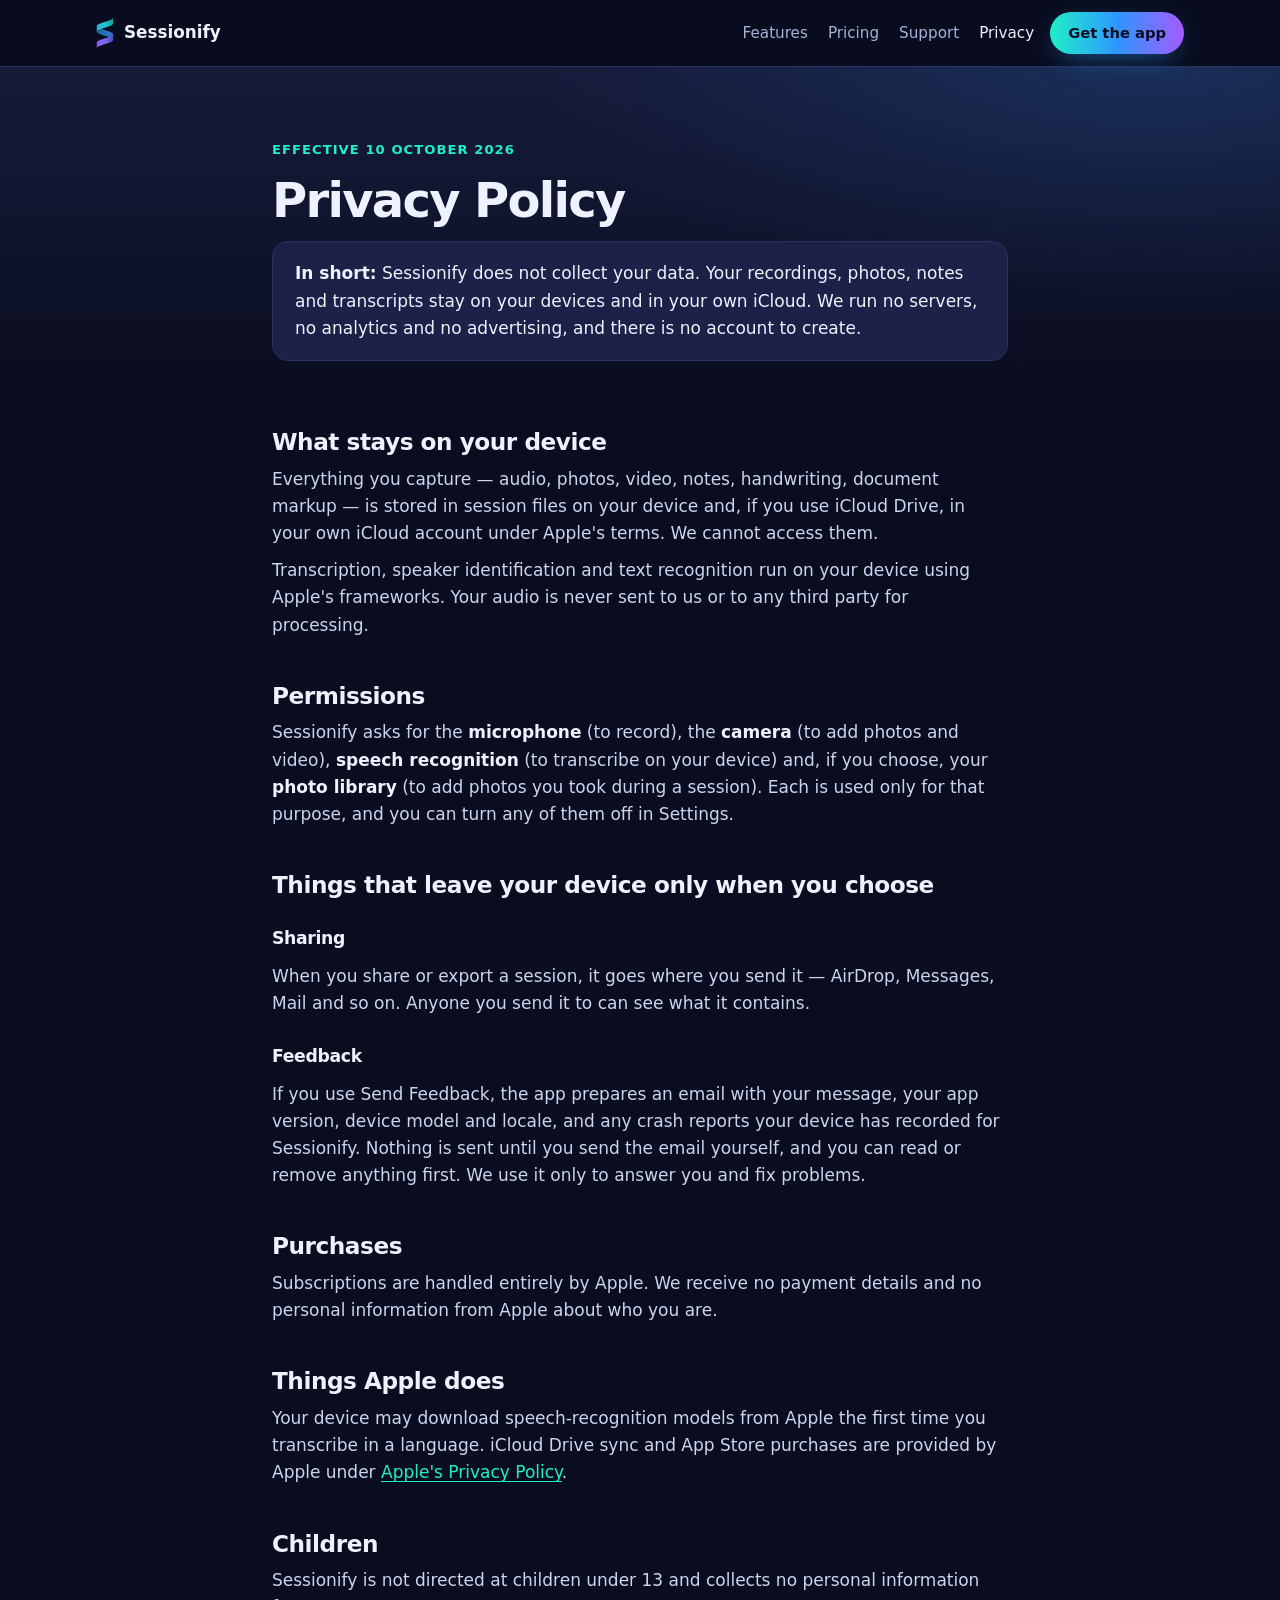
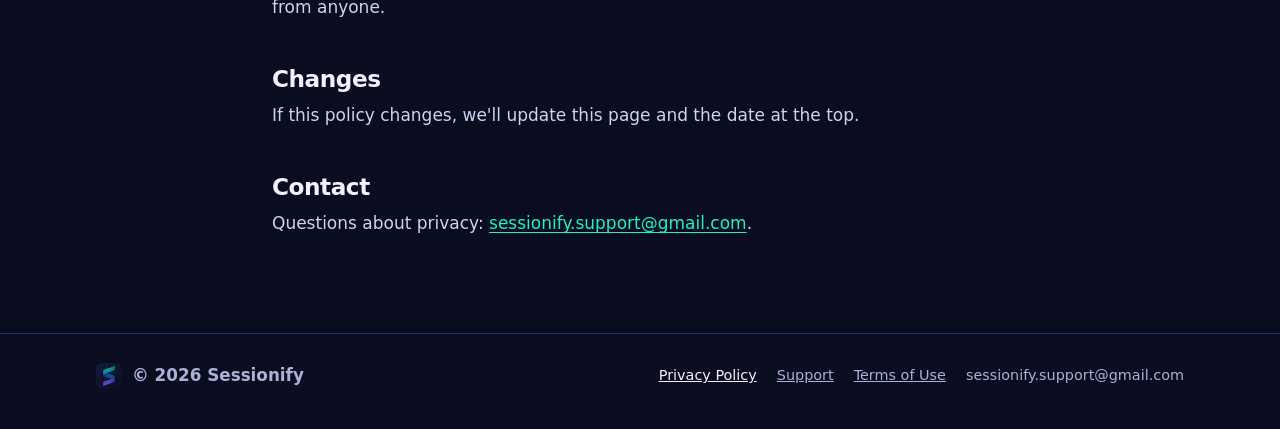
<file: privacy.html>
<!doctype html>
<html lang="en">
<head>
<meta charset="utf-8">
<meta name="viewport" content="width=device-width,initial-scale=1,viewport-fit=cover">
<title>Sessionify Privacy Policy</title>
<meta name="description" content="Sessionify privacy policy. Your recordings, photos, notes and transcripts stay on your devices and in your own iCloud.">
<meta name="theme-color" content="#0A0D1F">
<link rel="canonical" href="https://sessionify-app.github.io/landing/privacy.html">
<meta property="og:type" content="website">
<meta property="og:url" content="https://sessionify-app.github.io/landing/privacy.html">
<meta property="og:site_name" content="Sessionify">
<meta property="og:title" content="Sessionify Privacy Policy">
<meta property="og:description" content="Your recordings, photos, notes and transcripts stay on your devices and in your own iCloud.">
<meta property="og:image" content="https://sessionify-app.github.io/landing/assets/screenshots/web/mac-01-timeline.jpg">
<meta name="twitter:card" content="summary_large_image">
<link rel="icon" href="assets/logo/sessionify-mark.svg" type="image/svg+xml">
<link rel="alternate icon" href="assets/logo/sessionify-mark.png" type="image/png">
<link rel="apple-touch-icon" href="assets/app-icon/icon-ios-1024.png">
<link rel="stylesheet" href="style.css?v=8">
</head>
<body>

<header class="top">
  <div class="wrap nav">
    <a class="brand" href="./">
      <img src="assets/logo/sessionify-mark-32.png" srcset="assets/logo/sessionify-mark-64.png 2x, assets/logo/sessionify-mark-96.png 3x" alt="" width="18" height="32">
      <span>Sessionify</span>
    </a>
    <nav aria-label="Site">
      <a href="./#features">Features</a>
      <a href="./#pricing">Pricing</a>
      <a href="support/">Support</a>
      <a href="privacy.html" aria-current="page">Privacy</a>
    </nav>
    <a class="btn btn-sm" href="https://apps.apple.com/app/sessionify/id6821321012" rel="noopener">Get the app</a>
  </div>
</header>

<main>
  <section class="page-hero">
    <div class="wrap doc-wrap">
      <p class="eyebrow">Effective 10 October 2026</p>
      <h1>Privacy Policy</h1>
      <div class="card">
        <p><strong>In short:</strong> Sessionify does not collect your data. Your recordings, photos, notes and transcripts stay on your devices and in your own iCloud. We run no servers, no analytics and no advertising, and there is no account to create.</p>
      </div>
    </div>
  </section>

  <section class="doc-section">
    <div class="wrap doc-wrap doc">
      <h2>What stays on your device</h2>
      <p>Everything you capture — audio, photos, video, notes, handwriting, document markup — is stored in session files on your device and, if you use iCloud Drive, in your own iCloud account under Apple's terms. We cannot access them.</p>
      <p>Transcription, speaker identification and text recognition run on your device using Apple's frameworks. Your audio is never sent to us or to any third party for processing.</p>

      <h2>Permissions</h2>
      <p>Sessionify asks for the <strong>microphone</strong> (to record), the <strong>camera</strong> (to add photos and video), <strong>speech recognition</strong> (to transcribe on your device) and, if you choose, your <strong>photo library</strong> (to add photos you took during a session). Each is used only for that purpose, and you can turn any of them off in Settings.</p>

      <h2>Things that leave your device only when you choose</h2>
      <h3>Sharing</h3>
      <p>When you share or export a session, it goes where you send it — AirDrop, Messages, Mail and so on. Anyone you send it to can see what it contains.</p>
      <h3>Feedback</h3>
      <p>If you use Send Feedback, the app prepares an email with your message, your app version, device model and locale, and any crash reports your device has recorded for Sessionify. Nothing is sent until you send the email yourself, and you can read or remove anything first. We use it only to answer you and fix problems.</p>

      <h2>Purchases</h2>
      <p>Subscriptions are handled entirely by Apple. We receive no payment details and no personal information from Apple about who you are.</p>

      <h2>Things Apple does</h2>
      <p>Your device may download speech-recognition models from Apple the first time you transcribe in a language. iCloud Drive sync and App Store purchases are provided by Apple under <a href="https://www.apple.com/legal/privacy/">Apple's Privacy Policy</a>.</p>

      <h2>Children</h2>
      <p>Sessionify is not directed at children under 13 and collects no personal information from anyone.</p>

      <h2>Changes</h2>
      <p>If this policy changes, we'll update this page and the date at the top.</p>

      <h2>Contact</h2>
      <p>Questions about privacy: <a href="mailto:sessionify.support@gmail.com">sessionify.support@gmail.com</a>.</p>
    </div>
  </section>
</main>

<footer class="foot">
  <div class="wrap foot-row">
    <a class="brand" href="./">
      <img src="assets/logo/sessionify-icon.svg" alt="" width="26" height="26">
      <span>© 2026 Sessionify</span>
    </a>
    <nav aria-label="Footer">
      <a href="privacy.html" aria-current="page">Privacy Policy</a>
      <a href="support/">Support</a>
      <a href="https://www.apple.com/legal/internet-services/itunes/dev/stdeula/">Terms of Use</a>
      <span class="mail">sessionify.support@gmail.com</span>
    </nav>
  </div>
</footer>

</body>
</html>
</file>
<file: style.css>
/* Layout: dark navy page, one brand gradient used only for the key word, buttons and the session timeline. */
:root {
  color-scheme: dark;
  --bg: #0A0D1F;
  --bg-raise: #161B3A;
  --panel: #1B2147;
  --line: #2A3163;
  --fg: #EEF1FF;
  --muted: #A9B1D6;
  --teal: #1FF0C8;
  --blue: #2E96FF;
  --violet: #A45BFF;
  --grad: linear-gradient(90deg, var(--teal), var(--blue) 50%, var(--violet));
  --font: -apple-system, BlinkMacSystemFont, "SF Pro Text", Inter, system-ui, sans-serif;
  --display: -apple-system, BlinkMacSystemFont, "SF Pro Display", Inter, system-ui, sans-serif;
  --mono: ui-monospace, "SF Mono", Menlo, monospace;
}

* { box-sizing: border-box; }
[hidden] { display: none !important; }
html { scroll-behavior: smooth; }
@media (prefers-reduced-motion: reduce) { html { scroll-behavior: auto; } }
body { margin: 0; background: var(--bg); color: var(--fg); font: 17px/1.6 var(--font); -webkit-font-smoothing: antialiased; }
img { max-width: 100%; height: auto; display: block; }
a { color: var(--fg); }
a:focus-visible, summary:focus-visible { outline: 2px solid var(--teal); outline-offset: 3px; border-radius: 6px; }
h1, h2, h3, .display { font-family: var(--display); text-wrap: balance; letter-spacing: -0.02em; margin: 0; }
h2 { font-size: clamp(1.6rem, 3.2vw, 2.25rem); line-height: 1.15; }
h3 { font-size: 1.1rem; }
p { margin: 0; }

.wrap {
  max-width: 1120px; margin: 0 auto;
  padding-left: max(16px, env(safe-area-inset-left, 0px));
  padding-right: max(16px, env(safe-area-inset-right, 0px));
}
section { padding-block: clamp(56px, 9vw, 104px); }
.fine { color: var(--muted); font-size: 0.9rem; }
.grad { background: var(--grad); -webkit-background-clip: text; background-clip: text; color: transparent; }

.btn {
  display: inline-block; padding: 14px 24px; border-radius: 999px;
  background: var(--grad); color: #0A0D1F; font-weight: 650; text-decoration: none;
  box-shadow: 0 8px 28px -10px rgba(46, 150, 255, 0.7);
  transition: transform .15s ease, box-shadow .15s ease;
}
.btn:hover { transform: translateY(-1px); box-shadow: 0 12px 32px -10px rgba(164, 91, 255, 0.8); }
@media (prefers-reduced-motion: reduce) { .btn { transition: none; } .btn:hover { transform: none; } }

.btn-sm { padding: 9px 18px; font-size: 0.92rem; }
.btn-ghost { background: transparent; color: var(--fg); box-shadow: inset 0 0 0 1.5px var(--line); }
.btn-ghost:hover { box-shadow: inset 0 0 0 1.5px var(--blue); }
.cta-row { display: flex; flex-wrap: wrap; align-items: center; gap: 14px; }
.cta-row.center { justify-content: center; }
.badge img { height: 50px; width: auto; }

/* Header */
.top { position: sticky; top: env(safe-area-inset-top, 0px); z-index: 20; background: rgba(10, 13, 31, 0.86); backdrop-filter: blur(12px); -webkit-backdrop-filter: blur(12px); border-bottom: 1px solid var(--line); }
body::before { content: ""; position: fixed; inset: 0 0 auto; height: env(safe-area-inset-top, 0px); z-index: 21; background: var(--bg); }
.nav { display: flex; align-items: center; justify-content: space-between; gap: 16px; padding-block: 12px; }
.brand { display: flex; align-items: center; gap: 10px; text-decoration: none; font-weight: 650; font-size: 1.05rem; }
.nav nav { display: flex; gap: 20px; flex-wrap: wrap; }
.nav nav a { color: var(--muted); text-decoration: none; font-size: 0.95rem; }
.nav nav a:hover { color: var(--fg); }
.nav nav { margin-left: auto; }
@media (max-width: 720px) { .nav nav { display: none; } .nav .btn-sm { margin-left: auto; } }

/* Hero */
.hero { background: radial-gradient(90% 80% at 85% 10%, rgba(46,150,255,.18), transparent 60%), linear-gradient(180deg, var(--bg-raise), var(--bg)); padding-block: clamp(40px, 7vw, 88px); overflow: hidden; }
.hero-grid { display: grid; grid-template-columns: 1fr 1.1fr; gap: clamp(28px, 5vw, 64px); align-items: center; }
.hero-copy { min-width: 0; display: grid; gap: 22px; }
.eyebrow { margin: 0; font-family: var(--font); color: var(--teal); font-size: 0.82rem; font-weight: 600; letter-spacing: 0.08em; text-transform: uppercase; }
h1:not(.eyebrow), .display { font-weight: 700; font-size: clamp(2.3rem, 5.2vw, 3.8rem); line-height: 1.04; letter-spacing: -0.035em; }
.lede { color: var(--muted); font-size: clamp(1.05rem, 1.7vw, 1.22rem); max-width: 34em; }
.trust { list-style: none; margin: 0; padding: 0; display: flex; flex-wrap: wrap; gap: 8px 18px; color: var(--muted); font-size: 0.9rem; }
.trust li::before { content: "✓"; color: var(--teal); margin-right: 6px; font-weight: 700; }
.hero-media { position: relative; min-width: 0; padding-bottom: 3%; max-width: 620px; justify-self: center; width: 100%; }
.hero-pad { width: 82%; filter: drop-shadow(0 30px 40px rgba(0, 0, 0, 0.55)); }
.hero-phone { position: absolute; right: 0; bottom: 0; width: 34%; filter: drop-shadow(0 24px 30px rgba(0, 0, 0, 0.6)); }
@media (max-width: 860px) { .hero-grid { grid-template-columns: 1fr; } }

/* Who */
.who { padding-block: 22px; border-top: 1px solid var(--line); border-bottom: 1px solid var(--line); }
.who-row { display: flex; flex-wrap: wrap; align-items: center; gap: 10px 24px; }
.who-label { color: var(--muted); font-size: 0.82rem; letter-spacing: 0.08em; text-transform: uppercase; font-weight: 600; }
.who ul { list-style: none; margin: 0; padding: 0; display: flex; flex-wrap: wrap; gap: 8px; }
.who li { padding: 6px 14px; border-radius: 999px; background: var(--panel); font-size: 0.92rem; }

/* Problem + timeline */
.problem-text { font-family: var(--display); font-size: clamp(1.3rem, 2.6vw, 1.85rem); line-height: 1.35; max-width: 30em; color: var(--muted); letter-spacing: -0.01em; }
.problem-text strong { color: var(--fg); font-weight: 650; }
.timeline { margin-top: clamp(32px, 5vw, 56px); background: var(--panel); border: 1px solid var(--line); border-radius: 20px; padding: clamp(16px, 3vw, 28px); display: grid; gap: 18px; }
.tl-head { display: flex; justify-content: space-between; gap: 12px; flex-wrap: wrap; font-size: 0.9rem; }
.tl-title { font-weight: 600; }
.tl-now { font-family: var(--mono); color: var(--teal); font-variant-numeric: tabular-nums; }
.tl-track { position: relative; height: 72px; }
.tl-wave { position: absolute; inset: 0; display: flex; align-items: center; gap: 2px; }
.tl-wave i { flex: 1; background: var(--line); border-radius: 2px; min-height: 4px; }
.tl-played { position: absolute; inset: 0 auto 0 0; background: linear-gradient(90deg, rgba(31,240,200,.16), rgba(46,150,255,.2)); border-radius: 8px; }
.tl-mark { position: absolute; top: -6px; width: 12px; height: 12px; margin-left: -6px; border-radius: 50%; background: var(--muted); box-shadow: 0 0 0 3px var(--panel); }
.tl-mark.on { background: var(--teal); }
.tl-head-line { position: absolute; top: -6px; bottom: -6px; width: 2px; margin-left: -1px; background: var(--teal); }
.tl-events { list-style: none; margin: 0; padding: 0; display: grid; grid-template-columns: repeat(4, minmax(0, 1fr)); gap: 12px; }
.tl-events li { display: grid; gap: 2px; padding: 12px 14px; border-radius: 12px; border: 1px solid var(--line); font-size: 0.92rem; color: var(--muted); min-width: 0; }
.tl-events li.on { border-color: var(--teal); color: var(--fg); background: rgba(31, 240, 200, 0.06); }
.tl-events time { font-family: var(--mono); font-variant-numeric: tabular-nums; color: var(--fg); font-size: 0.85rem; }
.tl-events span { font-size: 0.72rem; text-transform: uppercase; letter-spacing: 0.08em; color: var(--blue); font-weight: 600; }
.tl-caption { margin-top: 18px; color: var(--muted); }
@media (max-width: 760px) { .tl-events { grid-template-columns: repeat(2, minmax(0, 1fr)); } }

/* Versus */
.versus { padding-block-start: 0; }
.versus-sub { color: var(--muted); margin-top: 14px; max-width: 46em; font-size: 1.08rem; }
.versus-grid { margin-top: 32px; display: grid; grid-template-columns: 1fr 1fr; gap: 20px; }
.vs-col { border: 1px solid var(--line); border-radius: 20px; padding: 26px 28px; display: grid; gap: 14px; align-content: start; min-width: 0; }
.vs-col h3 { color: var(--muted); }
.vs-col ul { list-style: none; margin: 0; padding: 0; display: grid; gap: 10px; }
.vs-col li { position: relative; padding-left: 26px; color: var(--muted); }
.vs-col li::before { content: "–"; position: absolute; left: 4px; color: var(--muted); }
.vs-col.us { background: var(--panel); border-color: transparent; box-shadow: inset 0 0 0 1.5px var(--teal); }
.vs-col.us h3 { color: var(--fg); }
.vs-col.us li { color: var(--fg); }
.vs-col.us li::before { content: "✓"; left: 0; color: var(--teal); font-weight: 700; }
@media (max-width: 760px) { .versus-grid { grid-template-columns: 1fr; } }

/* Features */
.features { background: var(--bg-raise); }
.feature-grid { display: grid; grid-template-columns: repeat(4, minmax(0, 1fr)); gap: clamp(20px, 3vw, 32px); }
.feature { display: grid; grid-template-rows: auto 1fr; gap: 20px; min-width: 0; }
.feature-text { display: grid; gap: 8px; align-content: start; }
.feature h2 { font-size: 1.3rem; }
.feature p { color: var(--muted); font-size: 0.98rem; }
.feature img { border-radius: 18px; align-self: end; }
@media (max-width: 960px) { .feature-grid { grid-template-columns: repeat(2, minmax(0, 1fr)); row-gap: 56px; } }
@media (max-width: 520px) {
  .feature-grid { grid-template-columns: 1fr; }
  .feature img { max-width: 300px; }
}
.inline-cta { margin-top: clamp(40px, 6vw, 64px); display: flex; flex-wrap: wrap; align-items: center; justify-content: space-between; gap: 16px 24px; padding: 24px 28px; border-radius: 20px; background: var(--panel); border: 1px solid var(--line); }
.inline-cta p { font-family: var(--display); font-size: 1.25rem; font-weight: 600; }

/* Tour */
.tour-head { display: flex; flex-wrap: wrap; align-items: center; justify-content: space-between; gap: 16px; }
.tabs { display: inline-flex; padding: 4px; border-radius: 999px; background: var(--panel); border: 1px solid var(--line); }
.tabs button { font: inherit; font-size: 0.95rem; font-weight: 600; color: var(--muted); background: none; border: 0; padding: 8px 18px; border-radius: 999px; cursor: pointer; }
.tabs button[aria-selected="true"] { background: var(--fg); color: var(--bg); }
.tabs button:focus-visible { outline: 2px solid var(--teal); outline-offset: 2px; }
.tour-sub { color: var(--muted); margin-top: 14px; max-width: 46em; }
.strip { margin-top: 28px; display: flex; gap: 16px; overflow-x: auto; scroll-snap-type: x mandatory; padding-bottom: 12px; overscroll-behavior-x: contain; }
.strip:focus-visible { outline: 2px solid var(--teal); outline-offset: 4px; border-radius: 12px; }
.strip img { flex: 0 0 auto; scroll-snap-align: start; border-radius: 16px; height: auto; }
.strip-phone img { width: min(240px, 62vw); }
.strip-pad img { width: min(340px, 72vw); }
.strip-mac img { width: min(620px, 86vw); border-radius: 12px; }
.strip-hint { margin-top: 10px; }

/* Share */
.share-grid { display: grid; grid-template-columns: 1fr 1.2fr; gap: 24px 48px; align-items: baseline; }
.share p { color: var(--muted); font-size: 1.1rem; max-width: 36em; }
@media (max-width: 760px) { .share-grid { grid-template-columns: 1fr; } }

.share { background: var(--bg-raise); }

/* Privacy */
.privacy { background: radial-gradient(120% 140% at 0% 0%, rgba(31,240,200,.12), transparent 55%), var(--bg); }
.privacy-grid { display: grid; grid-template-columns: 1fr 1fr; gap: 24px 48px; align-items: start; }
.privacy-grid > div { display: grid; gap: 14px; }
.privacy p:not(.fine) { font-size: 1.12rem; }
@media (max-width: 760px) { .privacy-grid { grid-template-columns: 1fr; } }

/* Pricing */
.pricing { background: var(--bg-raise); }
.pricing h2 { margin-bottom: 32px; }
.price-grid { display: grid; grid-template-columns: 1.2fr 1fr 1fr; gap: 20px; align-items: stretch; }
.plan { border: 1px solid var(--line); border-radius: 20px; padding: 28px; display: grid; grid-template-rows: auto auto auto auto 1fr auto; gap: 10px; min-width: 0; background: var(--bg); }
.plan:not(.pro) { grid-template-rows: auto auto auto 1fr auto; }
.plan p { color: var(--muted); }
.plan .price { font-family: var(--display); font-size: 2.6rem; font-weight: 700; color: var(--fg); letter-spacing: -0.03em; line-height: 1.1; font-variant-numeric: tabular-nums; }
.plan .price small { font-size: 1rem; font-weight: 500; color: var(--muted); letter-spacing: 0; }
.plan .alt { color: var(--teal); font-weight: 600; }
.plan .muted-alt { color: var(--muted); font-weight: 400; }
.plan ul { margin: 6px 0 0; padding: 0; list-style: none; display: grid; gap: 8px; align-content: start; }
.plan li { padding-left: 24px; position: relative; font-size: 0.96rem; }
.plan li::before { content: "✓"; position: absolute; left: 0; color: var(--teal); font-weight: 700; }
.plan .btn { justify-self: stretch; text-align: center; margin-top: 12px; }
.plan.pro { background: var(--panel); border-color: transparent; box-shadow: inset 0 0 0 1.5px var(--blue), 0 20px 60px -30px rgba(46,150,255,.6); }
.plan-tag { justify-self: start; font-size: 0.75rem; font-weight: 700; letter-spacing: 0.08em; text-transform: uppercase; color: var(--bg) !important; background: var(--grad); padding: 4px 10px; border-radius: 999px; }
.price-note { margin-top: 18px; }
@media (max-width: 900px) { .price-grid { grid-template-columns: 1fr; } }

/* FAQ */
.faq h2 { margin-bottom: 24px; }
.faq-list { display: grid; max-width: 760px; }
details { border-bottom: 1px solid var(--line); }
summary { cursor: pointer; list-style: none; padding: 18px 32px 18px 0; font-weight: 600; position: relative; }
summary::-webkit-details-marker { display: none; }
summary::after { content: "+"; position: absolute; right: 4px; top: 14px; font-size: 1.4rem; color: var(--muted); font-weight: 400; }
details[open] summary::after { content: "−"; }
details p { color: var(--muted); padding-bottom: 18px; max-width: 62ch; }

/* Final */
.final { background: radial-gradient(70% 90% at 50% 100%, rgba(164,91,255,.18), transparent 70%), var(--bg-raise); }
.final-inner { display: grid; justify-items: center; text-align: center; gap: 20px; }
.final h2 { max-width: 18em; }
.final-sub { color: var(--muted); }
.icons { display: flex; gap: 16px; align-items: center; }
.icons img { width: 88px; height: 88px; border-radius: 20px; }

/* Mobile download dock */
.dock { display: none; }
@media (max-width: 720px) {
  .dock {
    display: flex; align-items: center; gap: 12px;
    position: fixed; left: 0; right: 0; bottom: 0; z-index: 30;
    padding-top: 10px;
    padding-bottom: calc(10px + env(safe-area-inset-bottom, 0px));
    padding-left: max(16px, env(safe-area-inset-left, 0px));
    padding-right: max(16px, env(safe-area-inset-right, 0px));
    background: rgba(22, 27, 58, 0.94); backdrop-filter: blur(12px); -webkit-backdrop-filter: blur(12px);
    border-top: 1px solid var(--line);
  }
  .dock img { width: 40px; height: 40px; border-radius: 10px; }
  .dock-text { display: grid; line-height: 1.25; min-width: 0; flex: 1; }
  .dock-text span { color: var(--muted); font-size: 0.8rem; }
  body { padding-bottom: 76px; }
}

/* Footer */
.foot { border-top: 1px solid var(--line); padding-block: 28px 40px; color: var(--muted); font-size: 0.9rem; }
.foot-row { display: flex; justify-content: space-between; align-items: center; gap: 16px; flex-wrap: wrap; }
.foot nav { display: flex; gap: 20px; flex-wrap: wrap; }
.foot a { color: var(--muted); }
.foot a:hover { color: var(--fg); }
.mail { user-select: all; }

/* Support and policy pages (site root) */
.nav nav a[aria-current="page"], .foot a[aria-current="page"] { color: var(--fg); }
.page-hero { background: radial-gradient(80% 120% at 90% 0%, rgba(46,150,255,.16), transparent 60%), linear-gradient(180deg, var(--bg-raise), var(--bg)); padding-block: clamp(40px, 7vw, 72px) clamp(28px, 4vw, 40px); }
.doc-wrap { max-width: 768px; }
.page-hero .doc-wrap { display: grid; gap: 16px; }
.page-hero h1 { font-size: clamp(2rem, 4.4vw, 3rem); }
.card { background: var(--panel); border: 1px solid var(--line); border-radius: 16px; padding: 18px 22px; }
.card p { color: var(--fg); }
.doc-section { padding-block: 8px clamp(56px, 8vw, 96px); }
.doc h2 { font-size: 1.45rem; margin-top: 44px; }
.doc h3 { font-size: 1.08rem; margin-top: 26px; }
.doc p { color: #CDD3F0; margin-top: 10px; max-width: 68ch; }
.doc strong { color: var(--fg); }
.doc a, .card a { color: var(--teal); text-underline-offset: 3px; }
.doc code { font-family: var(--mono); font-size: 0.9em; background: var(--panel); border: 1px solid var(--line); padding: 1px 6px; border-radius: 6px; }
.doc-more { margin-top: 40px !important; padding-top: 24px; border-top: 1px solid var(--line); }
.doc > h2:first-child { margin-top: 20px; }

/* iPad hero and Mac coming-soon */
.soon-card { flex: 0 0 auto; scroll-snap-align: start; width: min(280px, 72vw); display: grid; align-content: center; justify-items: start; gap: 10px; padding: 28px; border-radius: 16px; background: var(--panel); border: 1px solid var(--line); }
.soon-card img { width: 72px; height: 72px; border-radius: 16px; }
.soon-card strong { font-family: var(--display); font-size: 1.2rem; }
.soon-card span { color: var(--muted); font-size: 0.95rem; }
.strip-mac img.mac-window { border-radius: 0; filter: drop-shadow(0 0 1px rgba(255, 255, 255, 0.35)) drop-shadow(0 20px 36px rgba(0, 0, 0, 0.5)); align-self: center; }
@media (max-width: 720px) {
  .dock { transition: transform .25s ease; }
  body.hero-in-view .dock { transform: translateY(110%); }
}
@media (prefers-reduced-motion: reduce) { .dock { transition: none; } }
.platforms { color: var(--muted); font-size: 0.95rem; margin-top: -6px; }
.platforms strong { color: var(--fg); font-weight: 600; }
.dock-text span { white-space: nowrap; overflow: hidden; text-overflow: ellipsis; }
@media (max-width: 380px) { .dock img { display: none; } }
.badge-lg img { height: 56px; width: auto; }
.badge { display: inline-block; border-radius: 10px; transition: transform .15s ease; }
.badge:hover { transform: translateY(-1px); }
.badge:focus-visible { outline: 2px solid var(--teal); outline-offset: 3px; }
@media (prefers-reduced-motion: reduce) { .badge { transition: none; } .badge:hover { transform: none; } }
.privacy-label { display: flex; align-items: flex-start; gap: 16px; padding: 18px 20px; border-radius: 16px; background: var(--panel); border: 1px solid var(--line); max-width: 30rem; }
.privacy-label svg { flex: 0 0 auto; color: var(--teal); margin-top: 2px; }
.privacy-label div { display: grid; gap: 2px; min-width: 0; }
.privacy .privacy-label p { font-size: 0.92rem; margin: 0; }
.privacy .privacy-label .pl-kicker { color: var(--muted); font-size: 0.75rem; letter-spacing: 0.06em; text-transform: uppercase; font-weight: 600; }
.privacy .privacy-label .pl-title { color: var(--fg); font-family: var(--display); font-size: 1.15rem; font-weight: 700; }
.privacy .privacy-label .pl-body { color: var(--muted); }
@media (max-width: 420px) { .badge-lg img { height: 46px; } .cta-row { gap: 10px; } }
</file>
